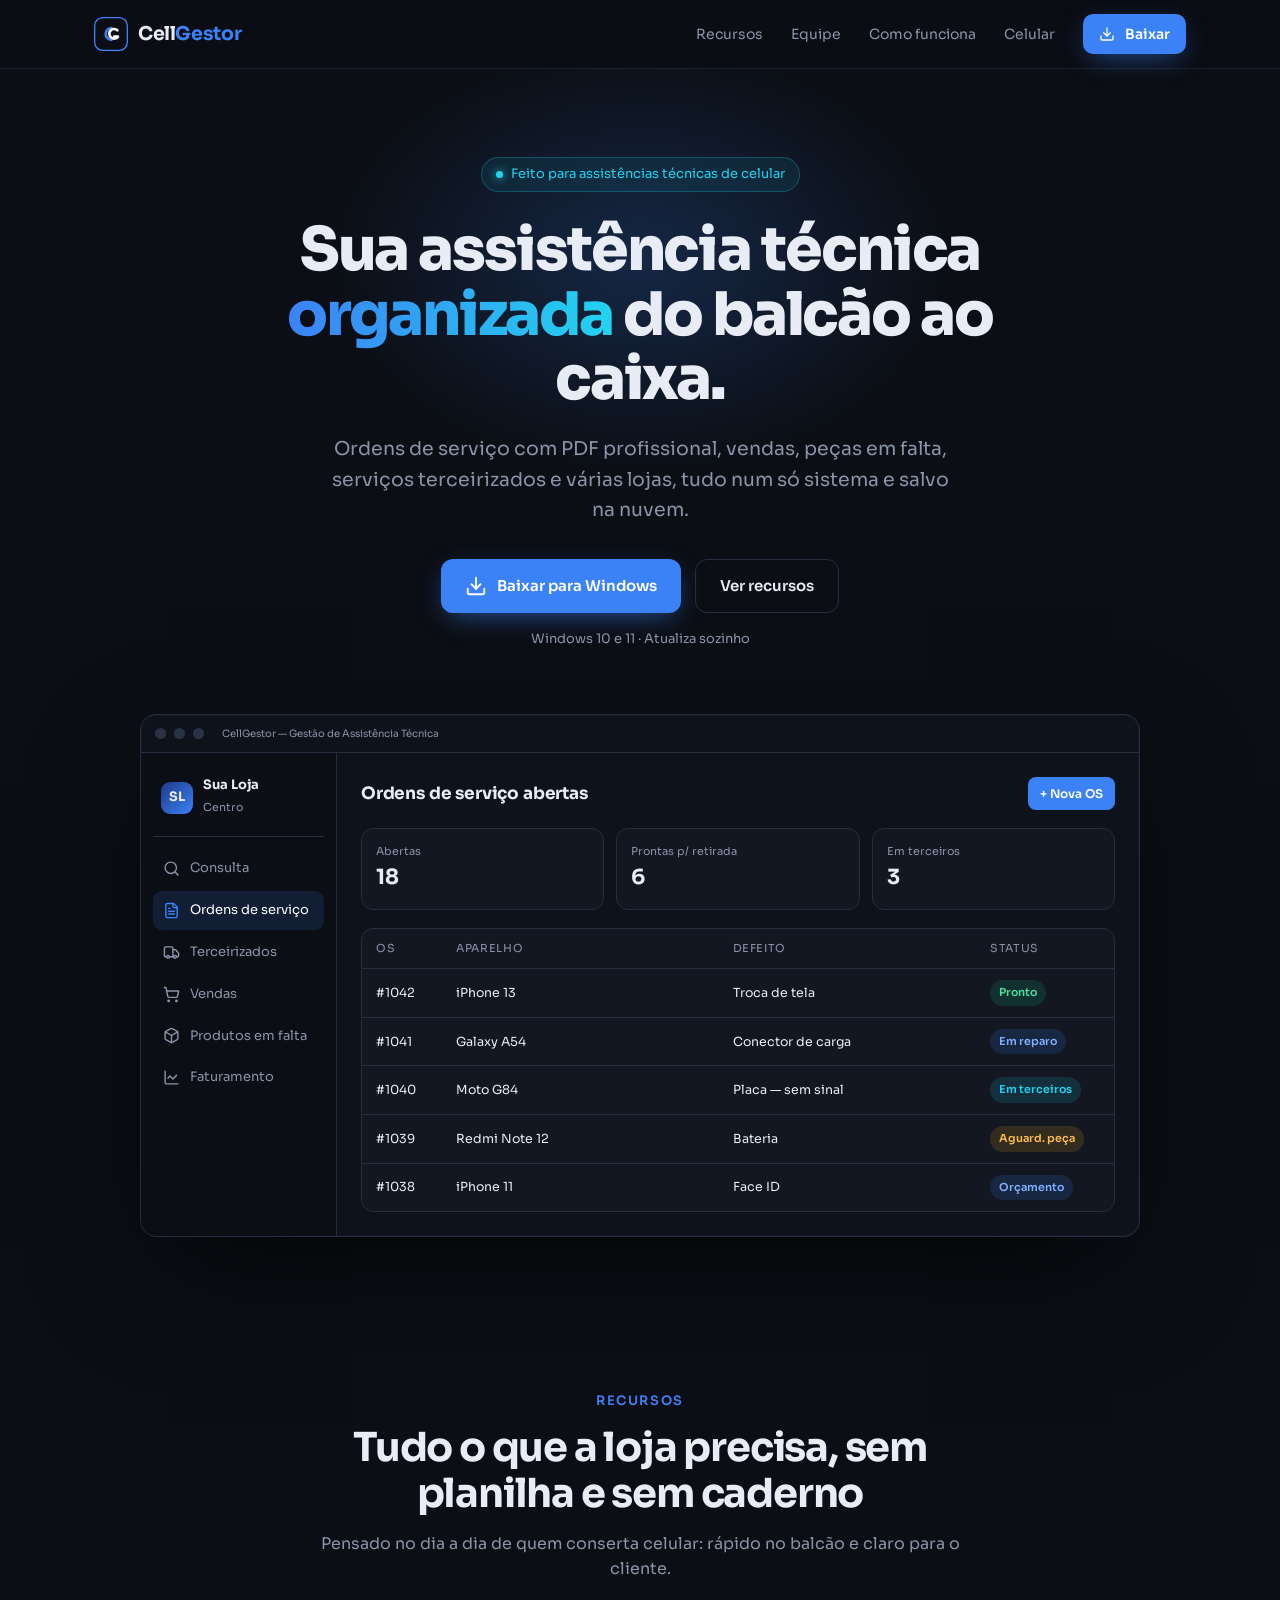
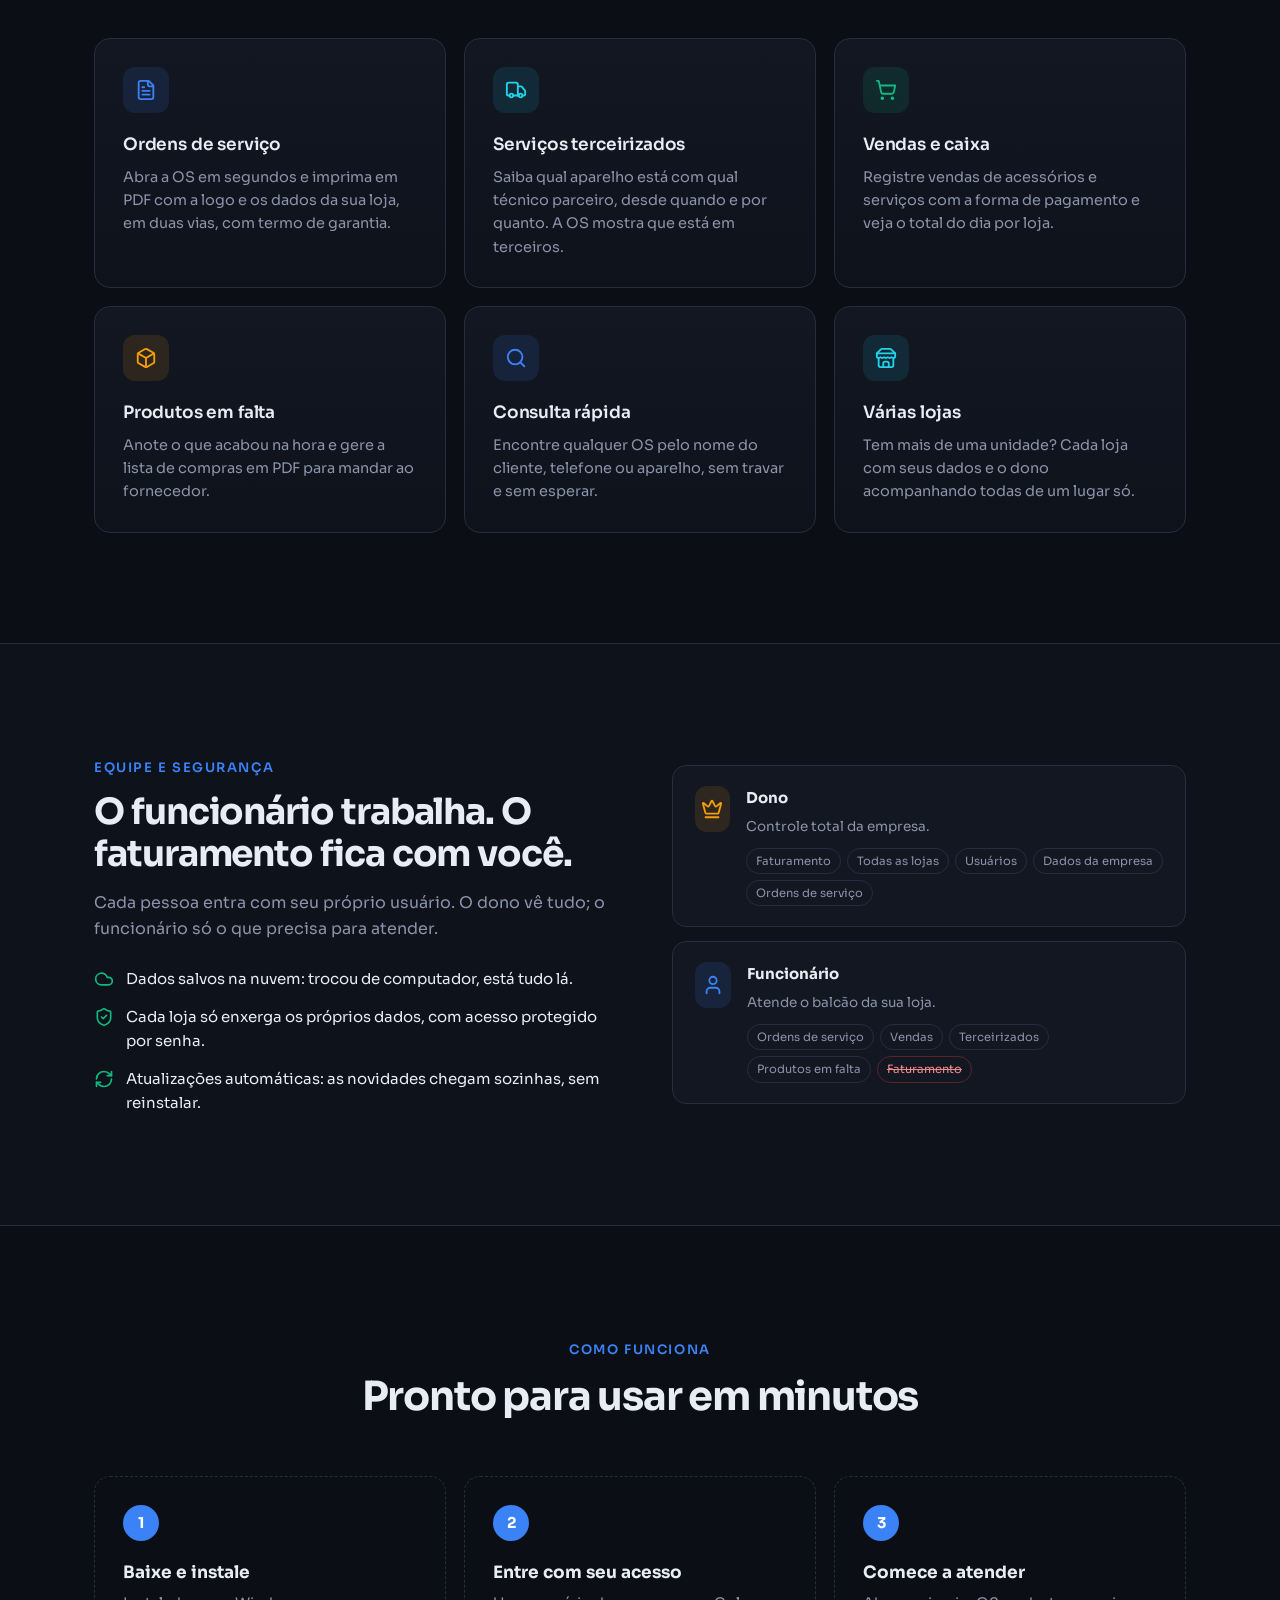
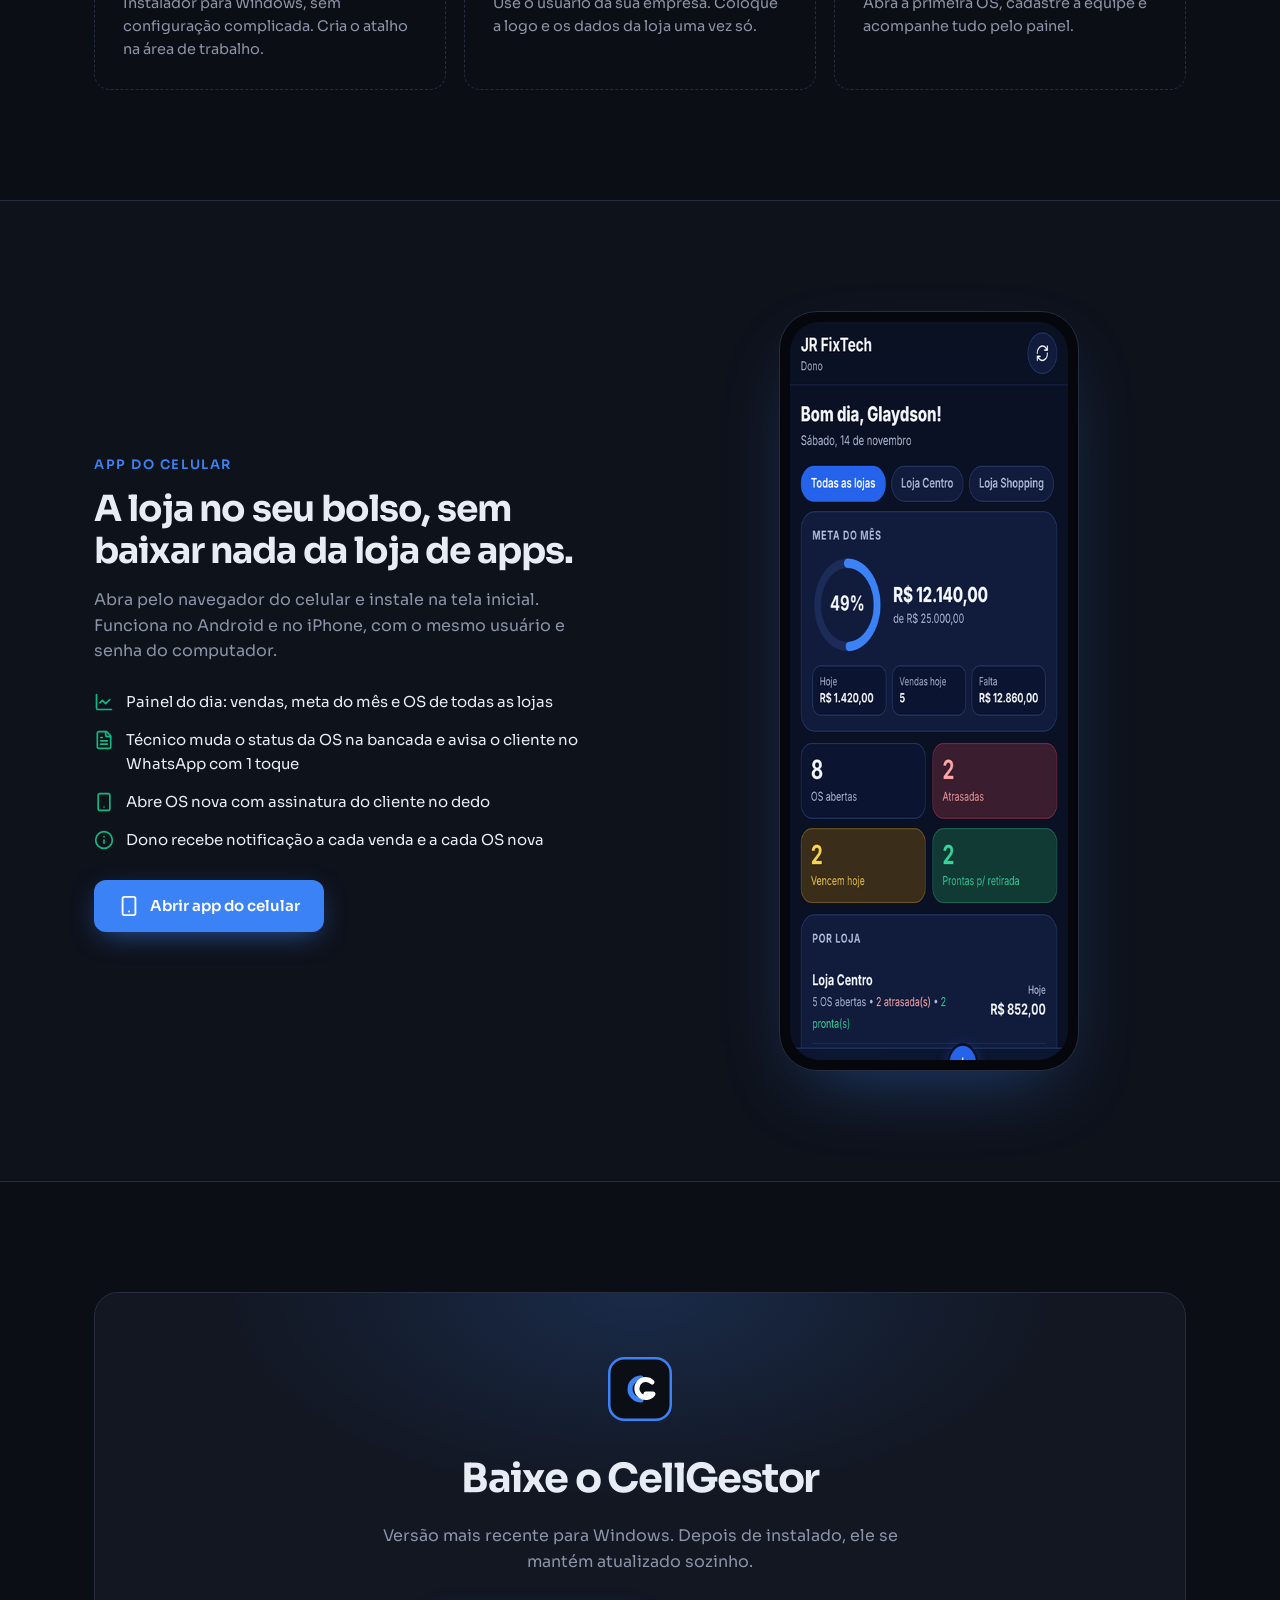
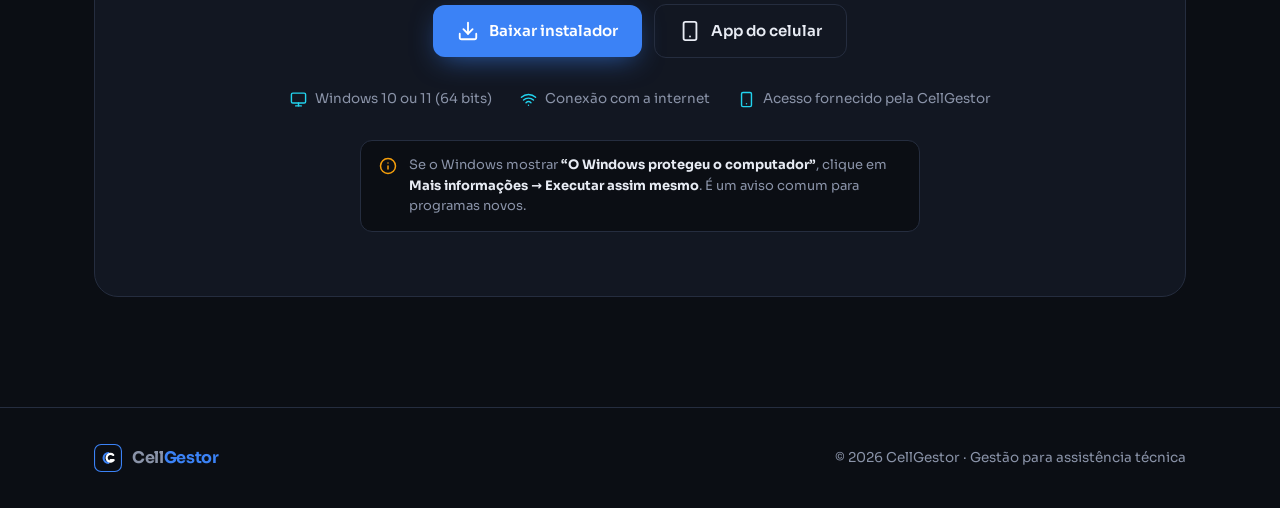
<file: index.html>
<!doctype html>
<html lang="pt-BR">
<head>
<meta charset="utf-8">
<meta name="viewport" content="width=device-width, initial-scale=1">
<title>CellGestor — Gestão para assistência técnica</title>
<meta name="description" content="Sistema completo para assistência técnica de celulares: ordens de serviço, vendas, terceirizados, estoque em falta e várias lojas, tudo na nuvem.">
<meta name="theme-color" content="#0B0E14">
<link rel="icon" type="image/svg+xml" href="data:image/svg+xml,%3Csvg xmlns='http://www.w3.org/2000/svg' viewBox='0 0 64 64'%3E%3Crect width='64' height='64' rx='16' fill='%230B0E14'/%3E%3Cpath d='M33 20 A12 12 0 1 0 33 44' fill='none' stroke='%233B82F6' stroke-width='7' stroke-linecap='round'/%3E%3Cpath d='M45 25 A9 9 0 1 0 46 37 H39' fill='none' stroke='%23FFFFFF' stroke-width='7' stroke-linecap='round' stroke-linejoin='round'/%3E%3C/svg%3E">
<link rel="preconnect" href="https://fonts.googleapis.com">
<link rel="preconnect" href="https://fonts.gstatic.com" crossorigin>
<link href="https://fonts.googleapis.com/css2?family=Sora:wght@400;500;600;700;800&display=swap" rel="stylesheet">
<style>
  :root{
    --bg:#0B0E14; --bg2:#0E121B; --card:#121722; --card2:#161C29; --borda:#252D3F;
    --azul:#3B82F6; --ciano:#22D3EE; --verde:#10B981; --ambar:#F59E0B;
    --texto:#E8ECF4; --muted:#8A93A8;
  }
  *{box-sizing:border-box;margin:0;padding:0}
  html{scroll-behavior:smooth;overflow-x:clip}
  body{background:var(--bg);color:var(--texto);font-family:"Sora",system-ui,sans-serif;line-height:1.6;-webkit-font-smoothing:antialiased;overflow-x:hidden}
  a{color:inherit;text-decoration:none}
  .wrap{max-width:1140px;margin:0 auto;padding:0 24px}
  svg.i{width:22px;height:22px;fill:none;stroke:currentColor;stroke-width:2;stroke-linecap:round;stroke-linejoin:round;flex-shrink:0}

  /* topo */
  header{position:sticky;top:0;z-index:20;background:rgba(11,14,20,.78);backdrop-filter:blur(14px);border-bottom:1px solid rgba(37,45,63,.6)}
  .nav{display:flex;align-items:center;justify-content:space-between;height:68px}
  .marca{display:flex;align-items:center;gap:10px;font-weight:700;font-size:19px;letter-spacing:-.02em}
  .marca svg{width:34px;height:34px}
  .marca b{color:var(--azul);font-weight:700}
  .links{display:flex;align-items:center;gap:28px;font-size:14px;color:var(--muted)}
  .links a:hover{color:var(--texto)}
  .btn{display:inline-flex;align-items:center;gap:10px;font-weight:600;font-size:15px;border-radius:12px;padding:14px 24px;transition:transform .15s,box-shadow .15s,background .15s}
  .btn-p{background:var(--azul);color:#fff;box-shadow:0 8px 28px -8px rgba(59,130,246,.65)}
  .btn-p:hover{transform:translateY(-1px);box-shadow:0 12px 34px -8px rgba(59,130,246,.8);background:#4A8DF8}
  .btn-s{border:1px solid var(--borda);color:var(--texto)}
  .btn-s:hover{background:var(--card)}
  .btn-sm{padding:9px 16px;font-size:14px;border-radius:10px}

  /* hero */
  .hero{position:relative;padding:88px 0 40px;text-align:center}
  .hero::before{content:"";position:absolute;inset:-120px 0 auto 50%;width:min(900px,100vw);height:620px;transform:translateX(-50%);background:radial-gradient(closest-side,rgba(59,130,246,.22),transparent 70%);pointer-events:none;z-index:-1}
  .selo{display:inline-flex;align-items:center;gap:8px;font-size:13px;color:var(--ciano);background:rgba(34,211,238,.08);border:1px solid rgba(34,211,238,.25);padding:6px 14px;border-radius:999px;margin-bottom:26px}
  .selo span{width:7px;height:7px;border-radius:50%;background:var(--ciano);box-shadow:0 0 10px var(--ciano)}
  h1{font-size:clamp(34px,5.6vw,60px);line-height:1.08;letter-spacing:-.035em;font-weight:800;max-width:860px;margin:0 auto}
  h1 em{font-style:normal;background:linear-gradient(90deg,var(--azul),var(--ciano));-webkit-background-clip:text;background-clip:text;color:transparent}
  .hero p.sub{font-size:clamp(16px,2vw,19px);color:var(--muted);max-width:620px;margin:22px auto 34px}
  .acoes{display:flex;gap:14px;justify-content:center;flex-wrap:wrap}
  .nota{font-size:13px;color:var(--muted);margin-top:16px}

  /* janela do app */
  .janela{margin:64px auto 0;max-width:1000px;border:1px solid var(--borda);border-radius:16px;background:var(--bg2);box-shadow:0 40px 120px -30px rgba(0,0,0,.8),0 0 0 1px rgba(255,255,255,.02) inset;overflow:hidden;text-align:left}
  .barra{display:flex;align-items:center;gap:8px;height:38px;padding:0 14px;border-bottom:1px solid var(--borda);font-size:12px;color:var(--muted)}
  .barra i{width:11px;height:11px;border-radius:50%;background:#2A3346;display:block}
  .barra small{margin-left:10px}
  .app{display:grid;grid-template-columns:196px 1fr;min-height:400px}
  .lado{border-right:1px solid var(--borda);padding:18px 12px;background:var(--bg)}
  .lado .loja{display:flex;align-items:center;gap:10px;padding:6px 8px 18px;border-bottom:1px solid var(--borda);margin-bottom:12px}
  .lado .loja div{width:32px;height:32px;border-radius:9px;background:linear-gradient(135deg,#1E3A8A,var(--azul));display:grid;place-items:center;font-weight:700;font-size:13px}
  .lado .loja b{font-size:13px;display:block;line-height:1.2}
  .lado .loja small{font-size:11px;color:var(--muted)}
  .item{display:flex;align-items:center;gap:10px;font-size:13px;color:var(--muted);padding:9px 10px;border-radius:9px;margin-bottom:3px}
  .item svg{width:17px;height:17px}
  .item.on{background:rgba(59,130,246,.14);color:#fff}
  .item.on svg{color:var(--azul)}
  .conteudo{padding:24px}
  .conteudo h4{font-size:17px;font-weight:700;letter-spacing:-.01em}
  .conteudo .h{display:flex;justify-content:space-between;align-items:center;margin-bottom:18px}
  .conteudo .h span{font-size:12px;color:#fff;background:var(--azul);padding:7px 12px;border-radius:8px;font-weight:600}
  .kpis{display:grid;grid-template-columns:repeat(3,1fr);gap:12px;margin-bottom:18px}
  .kpi{background:var(--card);border:1px solid var(--borda);border-radius:12px;padding:14px}
  .kpi small{font-size:11px;color:var(--muted);display:block}
  .kpi b{font-size:21px;font-weight:700;letter-spacing:-.02em}
  .tabela{background:var(--card);border:1px solid var(--borda);border-radius:12px;overflow:hidden}
  .linha{display:grid;grid-template-columns:70px 1.4fr 1.3fr 110px;gap:10px;align-items:center;font-size:12.5px;padding:11px 14px;border-top:1px solid var(--borda)}
  .linha:first-child{border-top:0;color:var(--muted);font-size:11px;text-transform:uppercase;letter-spacing:.06em}
  .tag{font-size:11px;font-weight:600;padding:4px 9px;border-radius:999px;justify-self:start}
  .t-az{background:rgba(59,130,246,.15);color:#7FB0FF}
  .t-vd{background:rgba(16,185,129,.15);color:#4ADE9F}
  .t-am{background:rgba(245,158,11,.15);color:#FBBF4C}
  .t-ci{background:rgba(34,211,238,.13);color:var(--ciano)}

  /* seções */
  section{padding:110px 0}
  .titulo{text-align:center;max-width:640px;margin:0 auto 56px}
  .titulo small{font-size:13px;font-weight:600;color:var(--azul);letter-spacing:.12em;text-transform:uppercase}
  .titulo h2{font-size:clamp(28px,4vw,40px);letter-spacing:-.03em;line-height:1.15;margin:12px 0 14px;font-weight:700}
  .titulo p{color:var(--muted);font-size:16px}

  .grade{display:grid;grid-template-columns:repeat(3,1fr);gap:18px}
  .card{background:linear-gradient(180deg,var(--card),var(--bg2));border:1px solid var(--borda);border-radius:16px;padding:28px;transition:border-color .2s,transform .2s}
  .card:hover{border-color:rgba(59,130,246,.45);transform:translateY(-2px)}
  .ic{width:46px;height:46px;border-radius:12px;display:grid;place-items:center;background:rgba(59,130,246,.12);color:var(--azul);margin-bottom:18px}
  .ic.c{background:rgba(34,211,238,.1);color:var(--ciano)}
  .ic.v{background:rgba(16,185,129,.12);color:var(--verde)}
  .ic.a{background:rgba(245,158,11,.12);color:var(--ambar)}
  .card h3{font-size:17px;font-weight:600;margin-bottom:8px;letter-spacing:-.01em}
  .card p{font-size:14.5px;color:var(--muted)}

  .faixa{background:var(--bg2);border-top:1px solid var(--borda);border-bottom:1px solid var(--borda)}
  .dois{display:grid;grid-template-columns:1fr 1fr;gap:64px;align-items:center}
  .dois h2{font-size:clamp(26px,3.6vw,36px);letter-spacing:-.03em;line-height:1.15;margin:12px 0 16px;font-weight:700}
  .dois small{font-size:13px;font-weight:600;color:var(--azul);letter-spacing:.12em;text-transform:uppercase}
  .dois > div > p{color:var(--muted)}
  .lista{list-style:none;margin-top:26px;display:grid;gap:14px}
  .lista li{display:flex;gap:12px;font-size:15px}
  .lista li svg{color:var(--verde);width:20px;height:20px;margin-top:2px}
  .papeis{display:grid;gap:14px}
  .papel{background:var(--card);border:1px solid var(--borda);border-radius:14px;padding:20px 22px;display:flex;gap:16px}
  .papel h4{font-size:15px;margin-bottom:6px}
  .papel p{font-size:13.5px;color:var(--muted)}
  .papel .chips{display:flex;flex-wrap:wrap;gap:6px;margin-top:10px}
  .papel .chips span{font-size:11.5px;padding:3px 9px;border-radius:999px;border:1px solid var(--borda);color:var(--muted)}
  .papel .chips span.x{color:#F28B8B;border-color:rgba(239,68,68,.3);text-decoration:line-through}

  .passos{display:grid;grid-template-columns:repeat(3,1fr);gap:18px;counter-reset:p}
  .passo{position:relative;padding:28px;border-radius:16px;border:1px dashed var(--borda)}
  .passo::before{counter-increment:p;content:counter(p);display:grid;place-items:center;width:36px;height:36px;border-radius:50%;background:var(--azul);color:#fff;font-weight:700;font-size:15px;margin-bottom:18px}
  .passo h3{font-size:17px;margin-bottom:6px}
  .passo p{font-size:14.5px;color:var(--muted)}

  .download{position:relative;text-align:center;border:1px solid var(--borda);border-radius:24px;padding:64px 28px;background:radial-gradient(600px 300px at 50% 0%,rgba(59,130,246,.18),transparent 70%),var(--card);overflow:hidden}
  .download h2{font-size:clamp(28px,4vw,40px);letter-spacing:-.03em;margin-bottom:12px;font-weight:700}
  .download > p{color:var(--muted);max-width:520px;margin:0 auto 30px}
  .req{display:flex;justify-content:center;gap:28px;flex-wrap:wrap;margin-top:30px;font-size:13.5px;color:var(--muted)}
  .req span{display:flex;align-items:center;gap:8px}
  .req svg{width:17px;height:17px;color:var(--ciano)}
  .aviso{max-width:560px;margin:30px auto 0;font-size:13px;color:var(--muted);background:var(--bg);border:1px solid var(--borda);border-radius:12px;padding:14px 18px;text-align:left;display:flex;gap:12px}
  .aviso svg{color:var(--ambar);width:18px;height:18px;margin-top:2px}

  .celular-img{display:flex;justify-content:center}
  .celular-img .moldura-cel{width:300px;max-width:100%;border-radius:38px;padding:10px;background:#05070C;border:1px solid var(--borda);box-shadow:0 30px 80px -30px rgba(59,130,246,.45)}
  .celular-img img{display:block;width:100%;border-radius:30px}
  .botoes-cel{display:flex;gap:12px;flex-wrap:wrap;margin-top:28px}

  footer{border-top:1px solid var(--borda);padding:36px 0;color:var(--muted);font-size:13.5px}
  footer .wrap{display:flex;justify-content:space-between;align-items:center;gap:16px;flex-wrap:wrap}

  @media (max-width:900px){
    .grade,.passos{grid-template-columns:1fr 1fr}
    .dois{grid-template-columns:1fr;gap:40px}
    .app{grid-template-columns:1fr}
    .lado{display:none}
  }
  @media (max-width:620px){
    .wrap{padding:0 16px}
    .links a:not(.btn){display:none}
    .grade,.passos{grid-template-columns:1fr}
    .hero{padding-top:56px}
    section{padding:76px 0}
    .kpis{grid-template-columns:1fr 1fr}
    .kpis .kpi:last-child{display:none}
    .linha{grid-template-columns:56px 1fr 96px}
    .linha > :nth-child(3){display:none}
    .conteudo{padding:16px}
  }
</style>
</head>
<body>

<svg width="0" height="0" style="position:absolute">
  <symbol id="logo" viewBox="0 0 64 64">
    <rect x="1.25" y="1.25" width="61.5" height="61.5" rx="15" fill="#0B0E14" stroke="#3B82F6" stroke-width="2.5"/>
    <path d="M33 21 A11 11 0 1 0 33 43" fill="none" stroke="#3B82F6" stroke-width="5" stroke-linecap="round"/>
    <path d="M44 25 A9 9 0 1 0 45 37 H38" fill="none" stroke="#FFFFFF" stroke-width="5" stroke-linecap="round" stroke-linejoin="round"/>
  </symbol>
  <symbol id="i-down" viewBox="0 0 24 24"><path d="M21 15v4a2 2 0 0 1-2 2H5a2 2 0 0 1-2-2v-4"/><path d="m7 10 5 5 5-5"/><path d="M12 15V3"/></symbol>
  <symbol id="i-os" viewBox="0 0 24 24"><path d="M15 2H6a2 2 0 0 0-2 2v16a2 2 0 0 0 2 2h12a2 2 0 0 0 2-2V7Z"/><path d="M14 2v4a2 2 0 0 0 2 2h4"/><path d="M10 9H8"/><path d="M16 13H8"/><path d="M16 17H8"/></symbol>
  <symbol id="i-truck" viewBox="0 0 24 24"><path d="M14 18V6a2 2 0 0 0-2-2H4a2 2 0 0 0-2 2v11a1 1 0 0 0 1 1h2"/><path d="M15 18H9"/><path d="M19 18h2a1 1 0 0 0 1-1v-3.65a1 1 0 0 0-.22-.62l-3.48-4.35A1 1 0 0 0 17.52 8H14"/><circle cx="17" cy="18" r="2"/><circle cx="7" cy="18" r="2"/></symbol>
  <symbol id="i-cart" viewBox="0 0 24 24"><circle cx="8" cy="21" r="1"/><circle cx="19" cy="21" r="1"/><path d="M2.05 2.05h2l2.66 12.42a2 2 0 0 0 2 1.58h9.78a2 2 0 0 0 1.95-1.57l1.65-7.43H5.12"/></symbol>
  <symbol id="i-box" viewBox="0 0 24 24"><path d="M21 8a2 2 0 0 0-1-1.73l-7-4a2 2 0 0 0-2 0l-7 4A2 2 0 0 0 3 8v8a2 2 0 0 0 1 1.73l7 4a2 2 0 0 0 2 0l7-4A2 2 0 0 0 21 16Z"/><path d="m3.3 7 8.7 5 8.7-5"/><path d="M12 22V12"/></symbol>
  <symbol id="i-store" viewBox="0 0 24 24"><path d="m2 7 4.41-4.41A2 2 0 0 1 7.83 2h8.34a2 2 0 0 1 1.42.59L22 7"/><path d="M4 12v8a2 2 0 0 0 2 2h12a2 2 0 0 0 2-2v-8"/><path d="M15 22v-4a2 2 0 0 0-2-2h-2a2 2 0 0 0-2 2v4"/><path d="M2 7h20"/><path d="M22 7v3a2 2 0 0 1-2 2a2.7 2.7 0 0 1-1.59-.63.7.7 0 0 0-.82 0A2.7 2.7 0 0 1 16 12a2.7 2.7 0 0 1-1.59-.63.7.7 0 0 0-.82 0A2.7 2.7 0 0 1 12 12a2.7 2.7 0 0 1-1.59-.63.7.7 0 0 0-.82 0A2.7 2.7 0 0 1 8 12a2.7 2.7 0 0 1-1.59-.63.7.7 0 0 0-.82 0A2.7 2.7 0 0 1 4 12a2 2 0 0 1-2-2V7"/></symbol>
  <symbol id="i-chart" viewBox="0 0 24 24"><path d="M3 3v16a2 2 0 0 0 2 2h16"/><path d="m19 9-5 5-4-4-3 3"/></symbol>
  <symbol id="i-shield" viewBox="0 0 24 24"><path d="M20 13c0 5-3.5 7.5-7.66 8.95a1 1 0 0 1-.67-.01C7.5 20.5 4 18 4 13V6a1 1 0 0 1 1-1c2 0 4.5-1.2 6.24-2.72a1.17 1.17 0 0 1 1.52 0C14.51 3.81 17 5 19 5a1 1 0 0 1 1 1z"/><path d="m9 12 2 2 4-4"/></symbol>
  <symbol id="i-cloud" viewBox="0 0 24 24"><path d="M17.5 19H9a7 7 0 1 1 6.71-9h1.79a4.5 4.5 0 1 1 0 9Z"/></symbol>
  <symbol id="i-refresh" viewBox="0 0 24 24"><path d="M3 12a9 9 0 0 1 9-9 9.75 9.75 0 0 1 6.74 2.74L21 8"/><path d="M21 3v5h-5"/><path d="M21 12a9 9 0 0 1-9 9 9.75 9.75 0 0 1-6.74-2.74L3 16"/><path d="M8 16H3v5"/></symbol>
  <symbol id="i-search" viewBox="0 0 24 24"><circle cx="11" cy="11" r="8"/><path d="m21 21-4.3-4.3"/></symbol>
  <symbol id="i-check" viewBox="0 0 24 24"><circle cx="12" cy="12" r="10"/><path d="m9 12 2 2 4-4"/></symbol>
  <symbol id="i-crown" viewBox="0 0 24 24"><path d="M11.56 3.27a.5.5 0 0 1 .88 0l2.95 5.6a1 1 0 0 0 1.52.29l4.27-3.66a.5.5 0 0 1 .82.5l-2.83 10.25a1 1 0 0 1-.96.75H5.8a1 1 0 0 1-.96-.75L2.02 6a.5.5 0 0 1 .82-.5l4.27 3.66a1 1 0 0 0 1.52-.29z"/><path d="M5 21h14"/></symbol>
  <symbol id="i-user" viewBox="0 0 24 24"><path d="M19 21v-2a4 4 0 0 0-4-4H9a4 4 0 0 0-4 4v2"/><circle cx="12" cy="7" r="4"/></symbol>
  <symbol id="i-win" viewBox="0 0 24 24"><rect x="2" y="3" width="20" height="14" rx="2"/><path d="M8 21h8"/><path d="M12 17v4"/></symbol>
  <symbol id="i-wifi" viewBox="0 0 24 24"><path d="M12 20h.01"/><path d="M2 8.82a15 15 0 0 1 20 0"/><path d="M5 12.86a10 10 0 0 1 14 0"/><path d="M8.5 16.43a5 5 0 0 1 7 0"/></symbol>
  <symbol id="i-alert" viewBox="0 0 24 24"><circle cx="12" cy="12" r="10"/><path d="M12 16v-4"/><path d="M12 8h.01"/></symbol>
  <symbol id="i-phone" viewBox="0 0 24 24"><rect x="5" y="2" width="14" height="20" rx="2"/><path d="M12 18h.01"/></symbol>
</svg>

<header>
  <div class="wrap nav">
    <a href="#" class="marca"><svg><use href="#logo"/></svg><span>Cell<b>Gestor</b></span></a>
    <nav class="links">
      <a href="#recursos">Recursos</a>
      <a href="#equipe">Equipe</a>
      <a href="#como">Como funciona</a>
      <a href="#celular">Celular</a>
      <a href="#baixar" class="btn btn-p btn-sm"><svg class="i" style="width:16px;height:16px"><use href="#i-down"/></svg>Baixar</a>
    </nav>
  </div>
</header>

<main>
  <div class="hero">
    <div class="wrap">
      <div class="selo"><span></span>Feito para assistências técnicas de celular</div>
      <h1>Sua assistência técnica <em>organizada</em> do balcão ao caixa.</h1>
      <p class="sub">Ordens de serviço com PDF profissional, vendas, peças em falta, serviços terceirizados e várias lojas, tudo num só sistema e salvo na nuvem.</p>
      <div class="acoes">
        <a href="#baixar" class="btn btn-p"><svg class="i"><use href="#i-down"/></svg>Baixar para Windows</a>
        <a href="#recursos" class="btn btn-s">Ver recursos</a>
      </div>
      <p class="nota">Windows 10 e 11 · Atualiza sozinho</p>

      <div class="janela" aria-hidden="true">
        <div class="barra"><i></i><i></i><i></i><small>CellGestor — Gestão de Assistência Técnica</small></div>
        <div class="app">
          <div class="lado">
            <div class="loja"><div>SL</div><span><b>Sua Loja</b><small>Centro</small></span></div>
            <div class="item"><svg class="i"><use href="#i-search"/></svg>Consulta</div>
            <div class="item on"><svg class="i"><use href="#i-os"/></svg>Ordens de serviço</div>
            <div class="item"><svg class="i"><use href="#i-truck"/></svg>Terceirizados</div>
            <div class="item"><svg class="i"><use href="#i-cart"/></svg>Vendas</div>
            <div class="item"><svg class="i"><use href="#i-box"/></svg>Produtos em falta</div>
            <div class="item"><svg class="i"><use href="#i-chart"/></svg>Faturamento</div>
          </div>
          <div class="conteudo">
            <div class="h"><h4>Ordens de serviço abertas</h4><span>+ Nova OS</span></div>
            <div class="kpis">
              <div class="kpi"><small>Abertas</small><b>18</b></div>
              <div class="kpi"><small>Prontas p/ retirada</small><b>6</b></div>
              <div class="kpi"><small>Em terceiros</small><b>3</b></div>
            </div>
            <div class="tabela">
              <div class="linha"><span>OS</span><span>Aparelho</span><span>Defeito</span><span>Status</span></div>
              <div class="linha"><span>#1042</span><span>iPhone 13</span><span>Troca de tela</span><span class="tag t-vd">Pronto</span></div>
              <div class="linha"><span>#1041</span><span>Galaxy A54</span><span>Conector de carga</span><span class="tag t-az">Em reparo</span></div>
              <div class="linha"><span>#1040</span><span>Moto G84</span><span>Placa — sem sinal</span><span class="tag t-ci">Em terceiros</span></div>
              <div class="linha"><span>#1039</span><span>Redmi Note 12</span><span>Bateria</span><span class="tag t-am">Aguard. peça</span></div>
              <div class="linha"><span>#1038</span><span>iPhone 11</span><span>Face ID</span><span class="tag t-az">Orçamento</span></div>
            </div>
          </div>
        </div>
      </div>
    </div>
  </div>

  <section id="recursos">
    <div class="wrap">
      <div class="titulo">
        <small>Recursos</small>
        <h2>Tudo o que a loja precisa, sem planilha e sem caderno</h2>
        <p>Pensado no dia a dia de quem conserta celular: rápido no balcão e claro para o cliente.</p>
      </div>
      <div class="grade">
        <div class="card"><div class="ic"><svg class="i"><use href="#i-os"/></svg></div><h3>Ordens de serviço</h3><p>Abra a OS em segundos e imprima em PDF com a logo e os dados da sua loja, em duas vias, com termo de garantia.</p></div>
        <div class="card"><div class="ic c"><svg class="i"><use href="#i-truck"/></svg></div><h3>Serviços terceirizados</h3><p>Saiba qual aparelho está com qual técnico parceiro, desde quando e por quanto. A OS mostra que está em terceiros.</p></div>
        <div class="card"><div class="ic v"><svg class="i"><use href="#i-cart"/></svg></div><h3>Vendas e caixa</h3><p>Registre vendas de acessórios e serviços com a forma de pagamento e veja o total do dia por loja.</p></div>
        <div class="card"><div class="ic a"><svg class="i"><use href="#i-box"/></svg></div><h3>Produtos em falta</h3><p>Anote o que acabou na hora e gere a lista de compras em PDF para mandar ao fornecedor.</p></div>
        <div class="card"><div class="ic"><svg class="i"><use href="#i-search"/></svg></div><h3>Consulta rápida</h3><p>Encontre qualquer OS pelo nome do cliente, telefone ou aparelho, sem travar e sem esperar.</p></div>
        <div class="card"><div class="ic c"><svg class="i"><use href="#i-store"/></svg></div><h3>Várias lojas</h3><p>Tem mais de uma unidade? Cada loja com seus dados e o dono acompanhando todas de um lugar só.</p></div>
      </div>
    </div>
  </section>

  <section id="equipe" class="faixa">
    <div class="wrap dois">
      <div>
        <small>Equipe e segurança</small>
        <h2>O funcionário trabalha. O faturamento fica com você.</h2>
        <p>Cada pessoa entra com seu próprio usuário. O dono vê tudo; o funcionário só o que precisa para atender.</p>
        <ul class="lista">
          <li><svg class="i"><use href="#i-cloud"/></svg><span>Dados salvos na nuvem: trocou de computador, está tudo lá.</span></li>
          <li><svg class="i"><use href="#i-shield"/></svg><span>Cada loja só enxerga os próprios dados, com acesso protegido por senha.</span></li>
          <li><svg class="i"><use href="#i-refresh"/></svg><span>Atualizações automáticas: as novidades chegam sozinhas, sem reinstalar.</span></li>
        </ul>
      </div>
      <div class="papeis">
        <div class="papel">
          <div class="ic a" style="margin:0"><svg class="i"><use href="#i-crown"/></svg></div>
          <div><h4>Dono</h4><p>Controle total da empresa.</p>
            <div class="chips"><span>Faturamento</span><span>Todas as lojas</span><span>Usuários</span><span>Dados da empresa</span><span>Ordens de serviço</span></div></div>
        </div>
        <div class="papel">
          <div class="ic" style="margin:0"><svg class="i"><use href="#i-user"/></svg></div>
          <div><h4>Funcionário</h4><p>Atende o balcão da sua loja.</p>
            <div class="chips"><span>Ordens de serviço</span><span>Vendas</span><span>Terceirizados</span><span>Produtos em falta</span><span class="x">Faturamento</span></div></div>
        </div>
      </div>
    </div>
  </section>

  <section id="como">
    <div class="wrap">
      <div class="titulo">
        <small>Como funciona</small>
        <h2>Pronto para usar em minutos</h2>
      </div>
      <div class="passos">
        <div class="passo"><h3>Baixe e instale</h3><p>Instalador para Windows, sem configuração complicada. Cria o atalho na área de trabalho.</p></div>
        <div class="passo"><h3>Entre com seu acesso</h3><p>Use o usuário da sua empresa. Coloque a logo e os dados da loja uma vez só.</p></div>
        <div class="passo"><h3>Comece a atender</h3><p>Abra a primeira OS, cadastre a equipe e acompanhe tudo pelo painel.</p></div>
      </div>
    </div>
  </section>

  <section id="celular" class="faixa">
    <div class="wrap dois">
      <div>
        <small>App do celular</small>
        <h2>A loja no seu bolso, sem baixar nada da loja de apps.</h2>
        <p>Abra pelo navegador do celular e instale na tela inicial. Funciona no Android e no iPhone, com o mesmo usuário e senha do computador.</p>
        <ul class="lista">
          <li><svg class="i"><use href="#i-chart"/></svg>Painel do dia: vendas, meta do mês e OS de todas as lojas</li>
          <li><svg class="i"><use href="#i-os"/></svg>Técnico muda o status da OS na bancada e avisa o cliente no WhatsApp com 1 toque</li>
          <li><svg class="i"><use href="#i-phone"/></svg>Abre OS nova com assinatura do cliente no dedo</li>
          <li><svg class="i"><use href="#i-alert"/></svg>Dono recebe notificação a cada venda e a cada OS nova</li>
        </ul>
        <div class="botoes-cel">
          <a href="app/" class="btn btn-p"><svg class="i"><use href="#i-phone"/></svg>Abrir app do celular</a>
        </div>
      </div>
      <div class="celular-img"><div class="moldura-cel"><img src="celular.png" alt="Tela inicial do app do celular" loading="lazy" width="390" height="738"></div></div>
    </div>
  </section>

  <section id="baixar">
    <div class="wrap">
      <div class="download">
        <svg style="width:64px;height:64px;margin-bottom:18px"><use href="#logo"/></svg>
        <h2>Baixe o CellGestor</h2>
        <p>Versão mais recente para Windows. Depois de instalado, ele se mantém atualizado sozinho.</p>
        <a href="https://github.com/GlaydsonAguiar/cellgestor/releases/latest/download/Instalador_CellGestor.exe" class="btn btn-p"><svg class="i"><use href="#i-down"/></svg>Baixar instalador</a>
        <a href="app/" class="btn btn-s" style="margin-left:8px"><svg class="i"><use href="#i-phone"/></svg>App do celular</a>
        <div class="req">
          <span><svg class="i"><use href="#i-win"/></svg>Windows 10 ou 11 (64 bits)</span>
          <span><svg class="i"><use href="#i-wifi"/></svg>Conexão com a internet</span>
          <span><svg class="i"><use href="#i-phone"/></svg>Acesso fornecido pela CellGestor</span>
        </div>
        <div class="aviso"><svg class="i"><use href="#i-alert"/></svg>
          <span>Se o Windows mostrar <b style="color:var(--texto)">“O Windows protegeu o computador”</b>, clique em <b style="color:var(--texto)">Mais informações → Executar assim mesmo</b>. É um aviso comum para programas novos.</span></div>
      </div>
    </div>
  </section>
</main>

<footer>
  <div class="wrap">
    <a href="#" class="marca" style="font-size:16px"><svg style="width:28px;height:28px"><use href="#logo"/></svg><span>Cell<b>Gestor</b></span></a>
    <span>© <span id="ano">2026</span> CellGestor · Gestão para assistência técnica</span>
  </div>
</footer>
<script>document.getElementById("ano").textContent=new Date().getFullYear()</script>
</body>
</html>
</file>
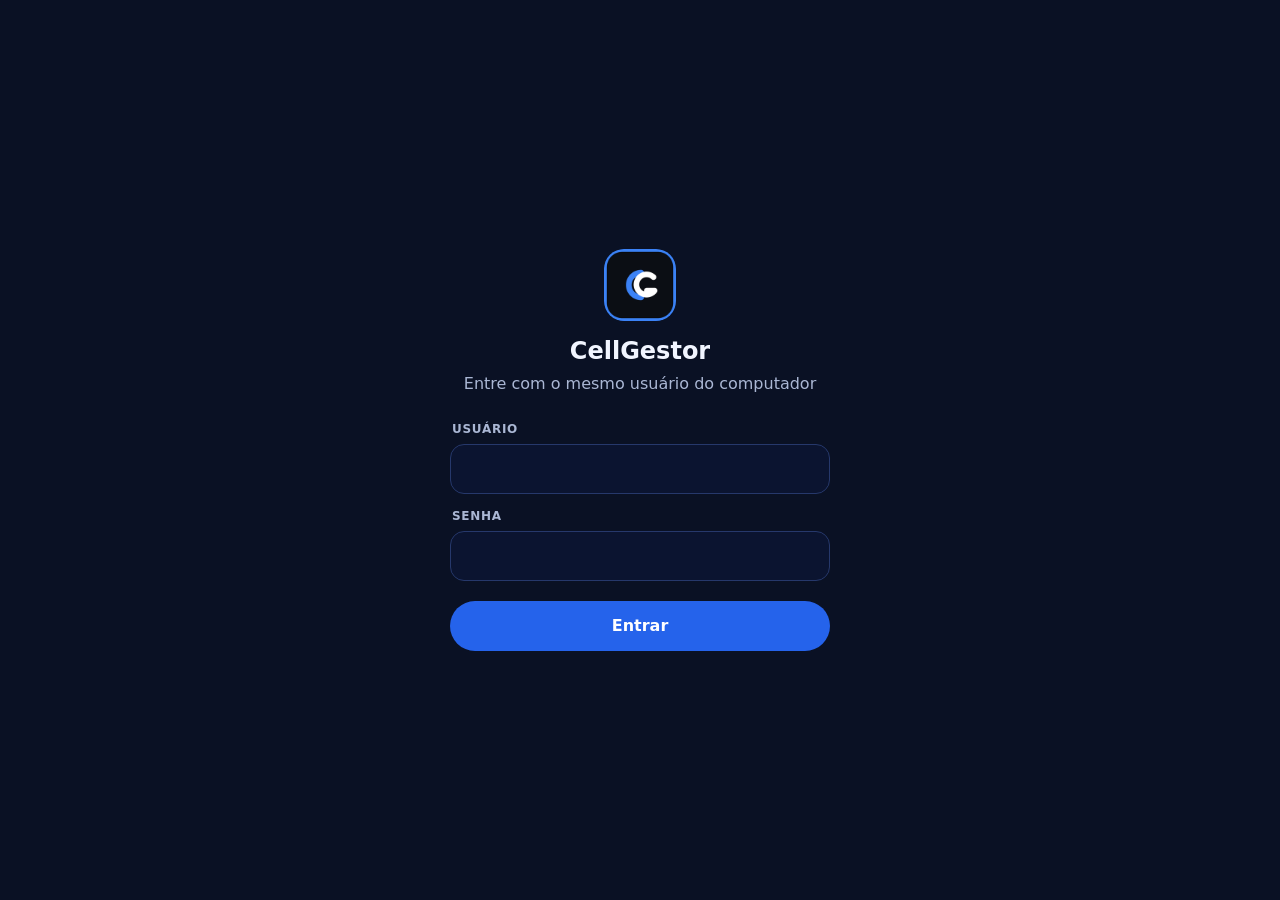
<file: app/index.html>
<!doctype html>
<html lang="pt-BR">
<head>
<meta charset="utf-8">
<meta name="viewport" content="width=device-width, initial-scale=1, viewport-fit=cover">
<meta name="robots" content="noindex, nofollow">
<meta name="referrer" content="no-referrer">
<meta name="theme-color" content="#0A1124">
<meta name="apple-mobile-web-app-capable" content="yes">
<meta name="mobile-web-app-capable" content="yes">
<meta name="apple-mobile-web-app-status-bar-style" content="black-translucent">
<meta name="apple-mobile-web-app-title" content="CellGestor">
<title>CellGestor</title>
<link rel="manifest" href="manifest.json">
<link rel="icon" type="image/png" sizes="192x192" href="icones/icone-192.png">
<link rel="apple-touch-icon" href="icones/apple-touch-icon.png">
<link rel="stylesheet" href="estilo.css">
</head>
<body>
  <div id="app">
    <div class="tela-cheia"><div class="roda"></div></div>
  </div>
  <div id="toast" role="status" aria-live="polite"></div>
  <div id="folha-fundo" hidden></div>
  <div id="folha" role="dialog" aria-modal="true" hidden></div>
  <script src="config.js"></script>
  <script src="app.js"></script>
</body>
</html>
</file>
<file: app/estilo.css>
/* CellGestor no celular - mesmo visual azul-marinho do app do computador */
:root {
  --fundo: #0A1124; --card: #111C3D; --card2: #0B1430; --hover: #1C3366; --borda: #26386B;
  --texto: #F1F5FF; --muted: #AAB7D4; --fraco: #6E7DA3;
  --azul: #2563EB; --azul2: #3B82F6; --destaque: #60A5FA;
  --verde: #34D399; --verde-bg: #123A35; --verde-borda: #1F6B57;
  --amarelo: #FCD34D; --amarelo-bg: #3A2E1A; --amarelo-borda: #7A5A1E;
  --vermelho: #FCA5A5; --vermelho-bg: #3A1D2E; --vermelho-borda: #7F2D3F;
  --roxo: #C4B5FD; --roxo-bg: #2A2150; --roxo-borda: #5B4A9E;
  --whats: #22C55E;
  --topo: env(safe-area-inset-top, 0px); --baixo: env(safe-area-inset-bottom, 0px);
}
* { box-sizing: border-box; -webkit-tap-highlight-color: transparent; }
html, body { margin: 0; background: var(--fundo); color: var(--texto); }
body {
  font-family: system-ui, -apple-system, "Segoe UI", Roboto, "Helvetica Neue", Arial, sans-serif;
  font-size: 16px; line-height: 1.4; min-height: 100vh; min-height: 100dvh;
  -webkit-font-smoothing: antialiased; overscroll-behavior-y: none;
}
button, input, select, textarea { font: inherit; color: inherit; }
button { cursor: pointer; }
[hidden] { display: none !important; }
svg.i { width: 20px; height: 20px; flex: none; stroke: currentColor; fill: none; stroke-width: 2; stroke-linecap: round; stroke-linejoin: round; }

/* ---------- carregando / login ---------- */
.tela-cheia { min-height: 100vh; min-height: 100dvh; display: grid; place-items: center; padding: 24px 16px; }
.roda { width: 34px; height: 34px; border-radius: 50%; border: 3px solid var(--borda); border-top-color: var(--destaque); animation: gira .9s linear infinite; }
.roda.peq { width: 18px; height: 18px; border-width: 2px; }
@keyframes gira { to { transform: rotate(360deg); } }
.login { width: 100%; max-width: 380px; }
.login .logo { width: 72px; height: 72px; border-radius: 20px; display: block; margin: 0 auto 14px; }
.login h1 { text-align: center; font-size: 24px; margin: 0; }
.login p.sub { text-align: center; color: var(--muted); margin: 4px 0 26px; }
.erro-login { background: var(--vermelho-bg); border: 1px solid var(--vermelho-borda); color: var(--vermelho);
  border-radius: 14px; padding: 12px 14px; margin-bottom: 14px; font-size: 15px; }

/* ---------- campos ---------- */
label.rot { display: block; font-size: 12px; font-weight: 700; letter-spacing: .06em; text-transform: uppercase; color: var(--muted); margin: 14px 2px 6px; }
.campo { width: 100%; min-height: 50px; background: var(--card2); border: 1px solid var(--borda); border-radius: 14px; padding: 12px 14px; outline: none; font-size: 16px; }
.campo:focus { border-color: var(--azul2); box-shadow: 0 0 0 3px rgba(59,130,246,.2); }
.campo::placeholder { color: var(--fraco); }
textarea.campo { min-height: 80px; resize: vertical; }
select.campo { appearance: none; background-image: linear-gradient(45deg, transparent 50%, var(--muted) 50%), linear-gradient(135deg, var(--muted) 50%, transparent 50%);
  background-position: calc(100% - 20px) 22px, calc(100% - 14px) 22px; background-size: 6px 6px; background-repeat: no-repeat; padding-right: 36px; }
.linha2 { display: grid; grid-template-columns: 1fr 1fr; gap: 10px; }
.check { display: flex; gap: 12px; align-items: flex-start; background: var(--card2); border: 1px solid var(--borda); border-radius: 14px; padding: 14px; margin-top: 10px; }
.check input { width: 22px; height: 22px; margin: 0; accent-color: var(--azul2); flex: none; }
.check b { display: block; font-size: 15px; }
.check small { color: var(--muted); font-size: 13px; }

/* ---------- botões ---------- */
.btn { display: inline-flex; align-items: center; justify-content: center; gap: 10px; min-height: 50px; padding: 0 20px; border-radius: 999px;
  border: 1px solid transparent; font-weight: 700; font-size: 16px; background: var(--azul); color: #fff; text-decoration: none; }
.btn:active { transform: scale(.98); }
.btn[disabled] { opacity: .55; pointer-events: none; }
.btn.bloco { width: 100%; }
.btn.verde { background: #059669; }
.btn.whats { background: var(--whats); }
.btn.contorno { background: transparent; border-color: var(--borda); color: var(--texto); }
.btn.fantasma { background: transparent; color: var(--destaque); min-height: 40px; padding: 0 12px; }
.btn.peq { min-height: 40px; font-size: 14px; padding: 0 14px; }
.btn.perigo { background: transparent; border-color: var(--vermelho-borda); color: var(--vermelho); }
.btn-icone { width: 44px; height: 44px; border-radius: 50%; display: grid; place-items: center; background: var(--card); border: 1px solid var(--borda); color: var(--texto); padding: 0; }

/* ---------- estrutura ---------- */
.topo { position: sticky; top: 0; z-index: 5; background: rgba(10,17,36,.92); backdrop-filter: blur(10px); -webkit-backdrop-filter: blur(10px);
  padding: calc(var(--topo) + 10px) 16px 10px; display: flex; align-items: center; gap: 12px; border-bottom: 1px solid rgba(38,56,107,.5); }
.topo .titulo { flex: 1; min-width: 0; }
.topo h1 { font-size: 20px; margin: 0; white-space: nowrap; overflow: hidden; text-overflow: ellipsis; }
.topo small { color: var(--muted); font-size: 13px; display: block; white-space: nowrap; overflow: hidden; text-overflow: ellipsis; }
main.conteudo { padding: 14px 16px calc(var(--baixo) + 96px); max-width: 640px; margin: 0 auto; }
nav.abas { position: fixed; left: 0; right: 0; bottom: 0; z-index: 6; display: grid; grid-template-columns: repeat(4, 1fr);
  background: rgba(13,22,48,.96); backdrop-filter: blur(12px); -webkit-backdrop-filter: blur(12px);
  border-top: 1px solid var(--borda); padding: 6px 6px calc(var(--baixo) + 6px); }
nav.abas a { display: flex; flex-direction: column; align-items: center; gap: 3px; padding: 6px 0; color: var(--fraco); text-decoration: none; font-size: 11.5px; font-weight: 600; }
nav.abas a.ativo { color: var(--texto); }
nav.abas a.ativo svg { color: var(--destaque); }
nav.abas a.nova span.bolha { width: 46px; height: 46px; border-radius: 50%; display: grid; place-items: center; background: var(--azul); color: #fff;
  margin-top: -18px; box-shadow: 0 6px 18px rgba(37,99,235,.45); border: 3px solid var(--fundo); }
nav.abas a.nova svg { width: 24px; height: 24px; }

.card { background: var(--card); border: 1px solid var(--borda); border-radius: 20px; padding: 16px; margin-bottom: 12px; }
.card h2, h2.sec { font-size: 13px; text-transform: uppercase; letter-spacing: .08em; color: var(--muted); margin: 0 0 12px; font-weight: 700; }
h2.sec { margin: 18px 4px 10px; display: flex; justify-content: space-between; align-items: center; }
.ola { font-size: 22px; font-weight: 800; margin: 2px 0 2px; }
.data { color: var(--muted); margin: 0 0 14px; font-size: 14px; }

/* números */
.kpis { display: grid; grid-template-columns: 1fr 1fr; gap: 10px; margin-bottom: 12px; }
.kpi { border-radius: 16px; padding: 12px 14px; border: 1px solid var(--borda); background: var(--card2); text-align: left; display: block; width: 100%; }
.kpi b { display: block; font-size: 28px; line-height: 1.1; }
.kpi span { font-size: 13px; color: var(--muted); }
.kpi.vermelho { background: var(--vermelho-bg); border-color: var(--vermelho-borda); color: var(--vermelho); }
.kpi.amarelo { background: var(--amarelo-bg); border-color: var(--amarelo-borda); color: var(--amarelo); }
.kpi.verde { background: var(--verde-bg); border-color: var(--verde-borda); color: var(--verde); }
.kpi.vermelho span, .kpi.amarelo span, .kpi.verde span { color: inherit; opacity: .9; }

/* meta */
.meta { display: flex; gap: 16px; align-items: center; }
.anel { width: 104px; height: 104px; flex: none; position: relative; }
.anel svg { width: 104px; height: 104px; transform: rotate(-90deg); }
.anel b { position: absolute; inset: 0; display: grid; place-items: center; font-size: 22px; }
.meta .info { flex: 1; min-width: 0; }
.meta .valor { font-size: 22px; font-weight: 800; }
.meta small { color: var(--muted); display: block; }
.mini3 { display: grid; grid-template-columns: repeat(3, 1fr); gap: 8px; margin-top: 12px; }
.mini3 div { background: var(--card2); border: 1px solid var(--borda); border-radius: 12px; padding: 8px 10px; min-width: 0; }
.mini3 small { color: var(--muted); font-size: 12px; display: block; }
.mini3 b { font-size: 13.5px; display: block; word-break: break-word; }

/* chips / filtros */
.chips { display: flex; gap: 8px; overflow-x: auto; padding: 2px 2px 10px; margin: 0 -16px; padding-left: 16px; padding-right: 16px; scrollbar-width: none; }
.chips::-webkit-scrollbar { display: none; }
.chip { flex: none; min-height: 38px; padding: 0 14px; border-radius: 999px; border: 1px solid var(--borda); background: var(--card); color: var(--muted); font-weight: 600; font-size: 14px; white-space: nowrap; }
.chip.ativo { background: var(--azul); border-color: var(--azul); color: #fff; }
.chip .n { opacity: .8; margin-left: 4px; }
.busca { position: relative; margin-bottom: 10px; }
.busca svg { position: absolute; left: 14px; top: 15px; color: var(--fraco); }
.busca .campo { padding-left: 44px; }
.seg { display: grid; grid-template-columns: 1fr 1fr; background: var(--card2); border: 1px solid var(--borda); border-radius: 999px; padding: 4px; margin-bottom: 10px; }
.seg button { border: 0; background: transparent; border-radius: 999px; min-height: 38px; color: var(--muted); font-weight: 700; }
.seg button.ativo { background: var(--hover); color: var(--texto); }

/* lista de OS */
.os-item { display: block; width: 100%; text-align: left; background: var(--card); border: 1px solid var(--borda); border-radius: 18px; padding: 14px; margin-bottom: 10px; text-decoration: none; color: inherit; }
.os-item:active { background: var(--hover); }
.os-item .l1 { display: flex; justify-content: space-between; gap: 10px; align-items: baseline; }
.os-item .num { color: var(--destaque); font-weight: 800; }
.os-item .valor { font-weight: 700; white-space: nowrap; }
.os-item .ap { font-weight: 700; font-size: 16px; margin: 4px 0 2px; word-break: break-word; }
.os-item .cli { color: var(--muted); font-size: 14px; white-space: nowrap; overflow: hidden; text-overflow: ellipsis; }
.os-item .l3 { display: flex; justify-content: space-between; align-items: center; gap: 8px; margin-top: 10px; }
.os-item .loja { color: var(--fraco); font-size: 12.5px; white-space: nowrap; overflow: hidden; text-overflow: ellipsis; }
.selo { display: inline-flex; align-items: center; gap: 6px; padding: 5px 11px; border-radius: 999px; font-size: 13px; font-weight: 700; white-space: nowrap;
  background: rgba(96,165,250,.14); color: var(--destaque); }
.selo::before { content: ""; width: 7px; height: 7px; border-radius: 50%; background: currentColor; }
.selo.atrasada { background: var(--vermelho-bg); color: var(--vermelho); }
.selo.hoje, .selo.peca { background: var(--amarelo-bg); color: var(--amarelo); }
.selo.pronto { background: var(--verde-bg); color: var(--verde); }
.selo.terceiro { background: var(--roxo-bg); color: var(--roxo); }
.selo.entregue { background: rgba(170,183,212,.14); color: var(--texto); }
.selo.cancelado { background: var(--vermelho-bg); color: var(--vermelho); }
.vazio { text-align: center; color: var(--muted); padding: 34px 10px; }
.vazio svg { width: 40px; height: 40px; color: var(--verde); display: block; margin: 0 auto 10px; }
.mais { text-align: center; color: var(--fraco); font-size: 13px; padding: 6px; }

/* detalhe da OS */
.det-topo { display: flex; justify-content: space-between; align-items: center; gap: 10px; margin-bottom: 4px; }
.det-topo b { font-size: 26px; color: var(--destaque); }
.det-ap { font-size: 20px; font-weight: 800; margin: 0 0 4px; word-break: break-word; }
.det-cli { color: var(--muted); margin: 0; }
.passos { display: grid; grid-template-columns: repeat(4, 1fr); gap: 4px; margin: 16px 0 4px; list-style: none; padding: 0; }
.passos li { font-size: 11.5px; color: var(--fraco); text-align: center; }
.passos li::before { content: ""; display: block; height: 5px; border-radius: 4px; background: var(--borda); margin-bottom: 6px; }
.passos li.feito { color: var(--texto); }
.passos li.feito::before { background: var(--azul2); }
.passos li.atual.ok::before { background: var(--verde); }
.caixas { display: grid; grid-template-columns: 1fr 1fr; gap: 8px; }
.caixa { background: var(--card2); border: 1px solid var(--borda); border-radius: 14px; padding: 10px 12px; min-width: 0; }
.caixa small { display: block; color: var(--muted); font-size: 12px; }
.caixa b { font-size: 15px; word-break: break-word; }
.caixa.larga { grid-column: 1 / -1; }
.caixa b.vermelho { color: var(--vermelho); } .caixa b.amarelo { color: var(--amarelo); } .caixa b.verde { color: var(--verde); }
.servicos { margin: 0; padding: 0; list-style: none; }
.servicos li { display: flex; justify-content: space-between; gap: 10px; padding: 9px 0; border-bottom: 1px solid rgba(38,56,107,.6); }
.servicos li:last-child { border-bottom: 0; }
.servicos li span:last-child { white-space: nowrap; color: var(--verde); font-weight: 700; }
.texto-livre { white-space: pre-line; color: var(--texto); margin: 0; word-break: break-word; }
.status-grade { display: grid; grid-template-columns: 1fr 1fr; gap: 10px; }
.st-btn { min-height: 64px; border-radius: 16px; border: 1px solid var(--borda); background: var(--card2); color: var(--texto); font-weight: 700; font-size: 15px;
  display: flex; flex-direction: column; align-items: center; justify-content: center; gap: 4px; padding: 8px; }
.st-btn svg { width: 22px; height: 22px; }
.st-btn.atual { border-color: var(--azul2); background: rgba(37,99,235,.18); }
.st-btn.pronto { grid-column: 1 / -1; background: #059669; border-color: #059669; color: #fff; min-height: 60px; flex-direction: row; font-size: 17px; }
.st-btn.pronto.atual { background: var(--verde-bg); border-color: var(--verde-borda); color: var(--verde); }
.acoes { display: grid; grid-template-columns: 1fr 1fr; gap: 10px; }
.acoes .btn { min-height: 48px; font-size: 15px; padding: 0 10px; }
.senha { display: flex; justify-content: space-between; align-items: center; gap: 8px; }
.aviso-pc { color: var(--fraco); font-size: 13px; text-align: center; margin: 4px 0 0; }

/* nova OS */
.serv-lista { margin-top: 8px; }
.serv-lista .item { display: flex; align-items: center; gap: 10px; background: var(--card2); border: 1px solid var(--borda); border-radius: 12px; padding: 8px 8px 8px 12px; margin-bottom: 6px; }
.serv-lista .item span { flex: 1; min-width: 0; word-break: break-word; }
.serv-lista .item b { color: var(--verde); white-space: nowrap; }
.serv-lista .item button { width: 36px; height: 36px; border-radius: 50%; border: 0; background: transparent; color: var(--fraco); display: grid; place-items: center; }
.serv-add { display: grid; grid-template-columns: 1fr 110px 50px; gap: 8px; }
.serv-add .btn { min-height: 50px; padding: 0; border-radius: 14px; }
.total { display: flex; justify-content: space-between; align-items: center; margin-top: 10px; padding: 12px 14px; border-radius: 14px; background: var(--card2); border: 1px solid var(--borda); }
.total b { font-size: 20px; color: var(--verde); }
.prazos { display: flex; flex-wrap: wrap; gap: 8px; }
.cli-achado { margin-top: 8px; font-size: 14px; color: var(--verde); }
.assin-wrap { background: #fff; border-radius: 14px; position: relative; overflow: hidden; touch-action: none; }
.assin-wrap canvas { display: block; width: 100%; height: 180px; }
.assin-wrap .linha { position: absolute; left: 20px; right: 20px; bottom: 40px; border-bottom: 1px dashed #94A3B8; pointer-events: none; }
.assin-wrap .dica { position: absolute; left: 0; right: 0; bottom: 14px; text-align: center; color: #94A3B8; font-size: 13px; pointer-events: none; }
.declaracao { color: var(--muted); font-size: 13.5px; margin: 0 0 10px; }
.sucesso { text-align: center; padding: 10px 0 4px; }
.sucesso .ok { width: 64px; height: 64px; border-radius: 50%; display: grid; place-items: center; margin: 0 auto 12px; background: var(--verde-bg); color: var(--verde); }
.sucesso .ok svg { width: 34px; height: 34px; }
.sucesso h2 { font-size: 22px; margin: 0 0 4px; color: var(--texto); text-transform: none; letter-spacing: 0; }

.loja-linha { display: flex; width: 100%; justify-content: space-between; align-items: center; gap: 10px; text-align: left; background: transparent;
  border: 0; border-bottom: 1px solid rgba(38,56,107,.6); padding: 11px 0; color: var(--texto); }
.loja-linha:last-child { border-bottom: 0; }
.loja-linha div { min-width: 0; }
.loja-linha b { display: block; }
.loja-linha small { color: var(--muted); font-size: 13px; }
.loja-linha .vh { text-align: right; font-weight: 700; white-space: nowrap; }
.loja-linha .vh small { display: block; font-weight: 500; font-size: 12px; }

/* conta */
.conta-linha { display: flex; justify-content: space-between; gap: 10px; padding: 12px 0; border-bottom: 1px solid rgba(38,56,107,.6); }
.conta-linha:last-child { border-bottom: 0; }
.conta-linha span { color: var(--muted); }
.instalar { background: linear-gradient(135deg, #1D3570, #13214A); border-color: #4B74C9; }

/* folha de baixo (WhatsApp, avisos) */
#folha-fundo { position: fixed; inset: 0; background: rgba(3,7,18,.6); z-index: 20; }
#folha { position: fixed; left: 0; right: 0; bottom: 0; z-index: 21; background: var(--card); border-top: 1px solid var(--borda); border-radius: 22px 22px 0 0;
  padding: 10px 16px calc(var(--baixo) + 16px); max-height: 88vh; overflow-y: auto; max-width: 640px; margin: 0 auto; animation: sobe .18s ease-out; }
#folha::before { content: ""; display: block; width: 40px; height: 5px; border-radius: 4px; background: var(--borda); margin: 0 auto 12px; }
#folha h3 { margin: 0 0 4px; font-size: 18px; }
#folha p.sub { margin: 0 0 12px; color: var(--muted); font-size: 14px; }
@keyframes sobe { from { transform: translateY(30px); opacity: 0; } to { transform: none; opacity: 1; } }
.modelos { display: flex; flex-wrap: wrap; gap: 8px; margin-bottom: 10px; }
.botoes-folha { display: grid; gap: 10px; margin-top: 12px; }

/* toast */
#toast { position: fixed; left: 16px; right: 16px; bottom: calc(var(--baixo) + 88px); z-index: 30; max-width: 480px; margin: 0 auto;
  background: #0F2A4D; border: 1px solid #2B5A9B; color: var(--texto); border-radius: 14px; padding: 12px 14px; font-size: 15px;
  box-shadow: 0 10px 30px rgba(0,0,0,.4); opacity: 0; transform: translateY(10px); transition: .2s; pointer-events: none; }
#toast.mostrar { opacity: 1; transform: none; }
#toast.erro { background: var(--vermelho-bg); border-color: var(--vermelho-borda); color: var(--vermelho); }

@media (min-width: 700px) {
  .kpis { grid-template-columns: repeat(4, 1fr); }
  nav.abas { max-width: 640px; margin: 0 auto; border-radius: 20px 20px 0 0; border-left: 1px solid var(--borda); border-right: 1px solid var(--borda); }
}
@media (prefers-reduced-motion: reduce) { * { animation-duration: .01ms !important; transition: none !important; } }
</file>
